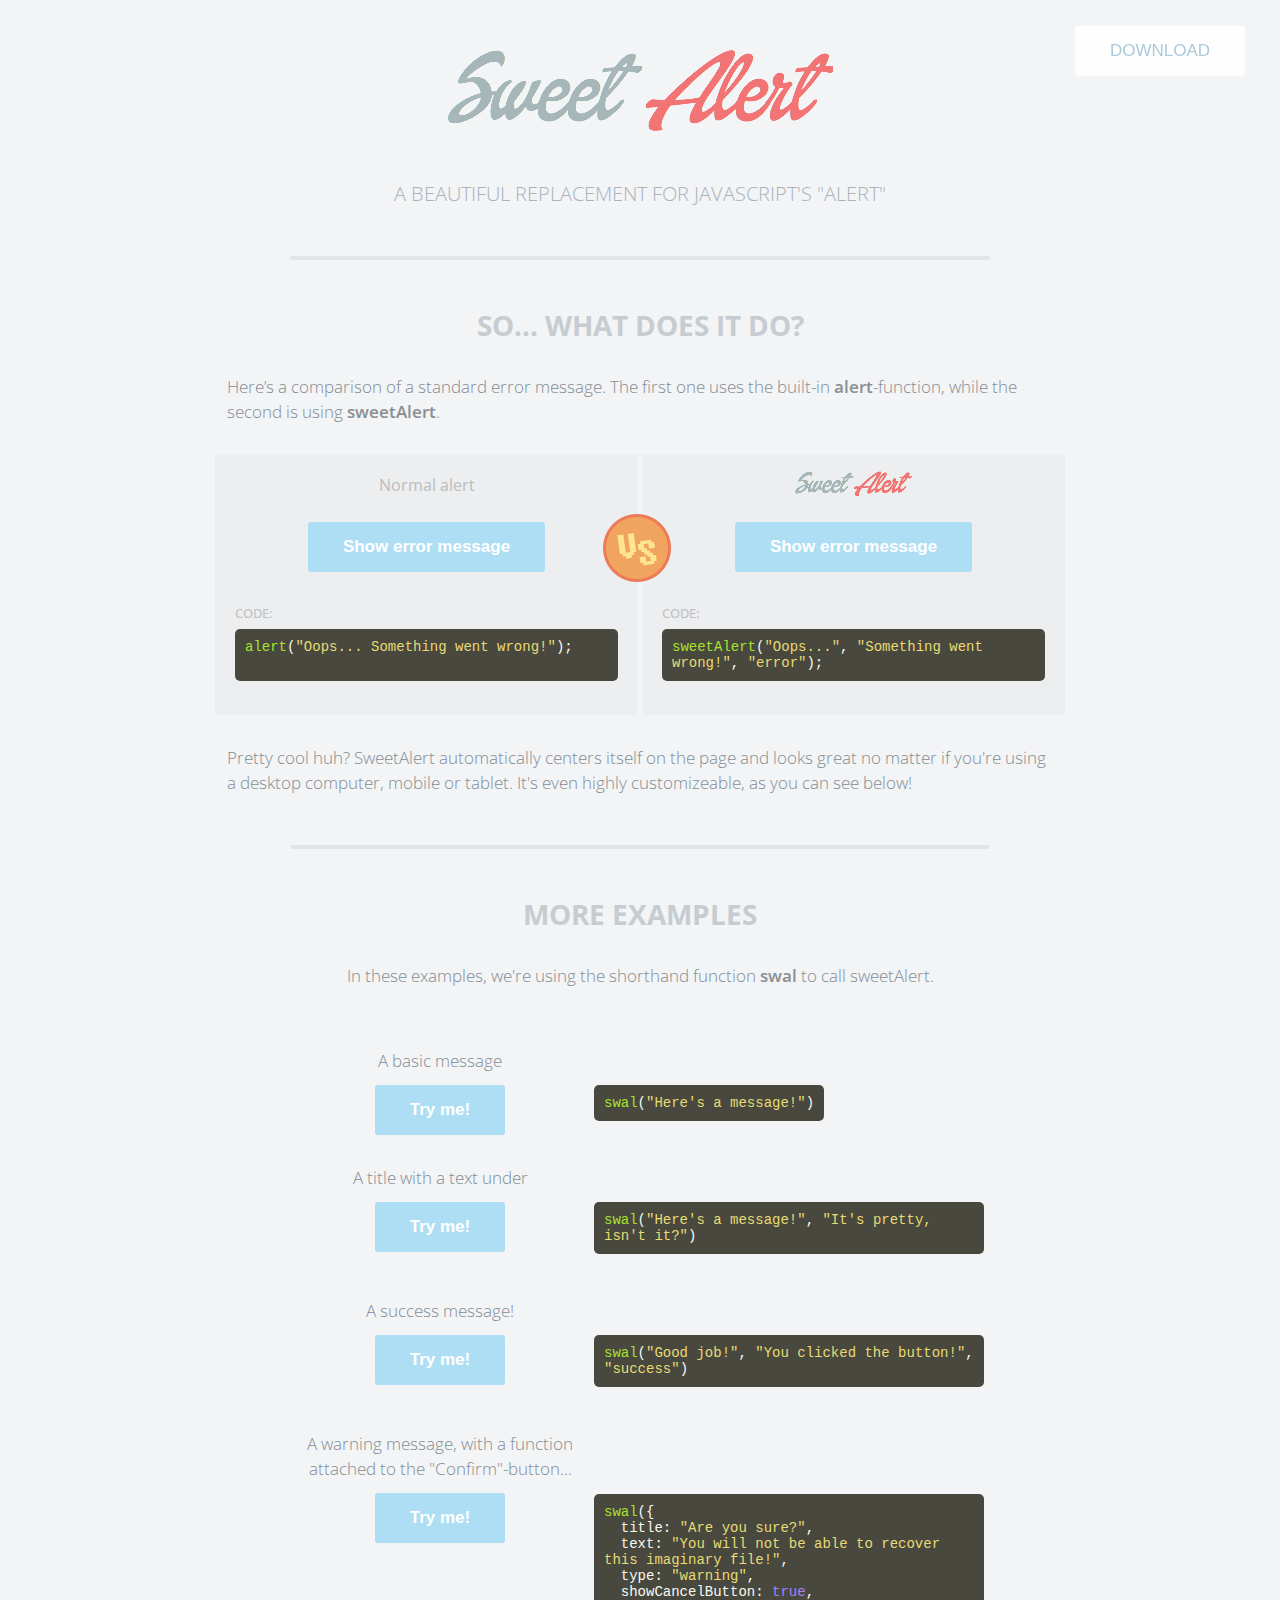
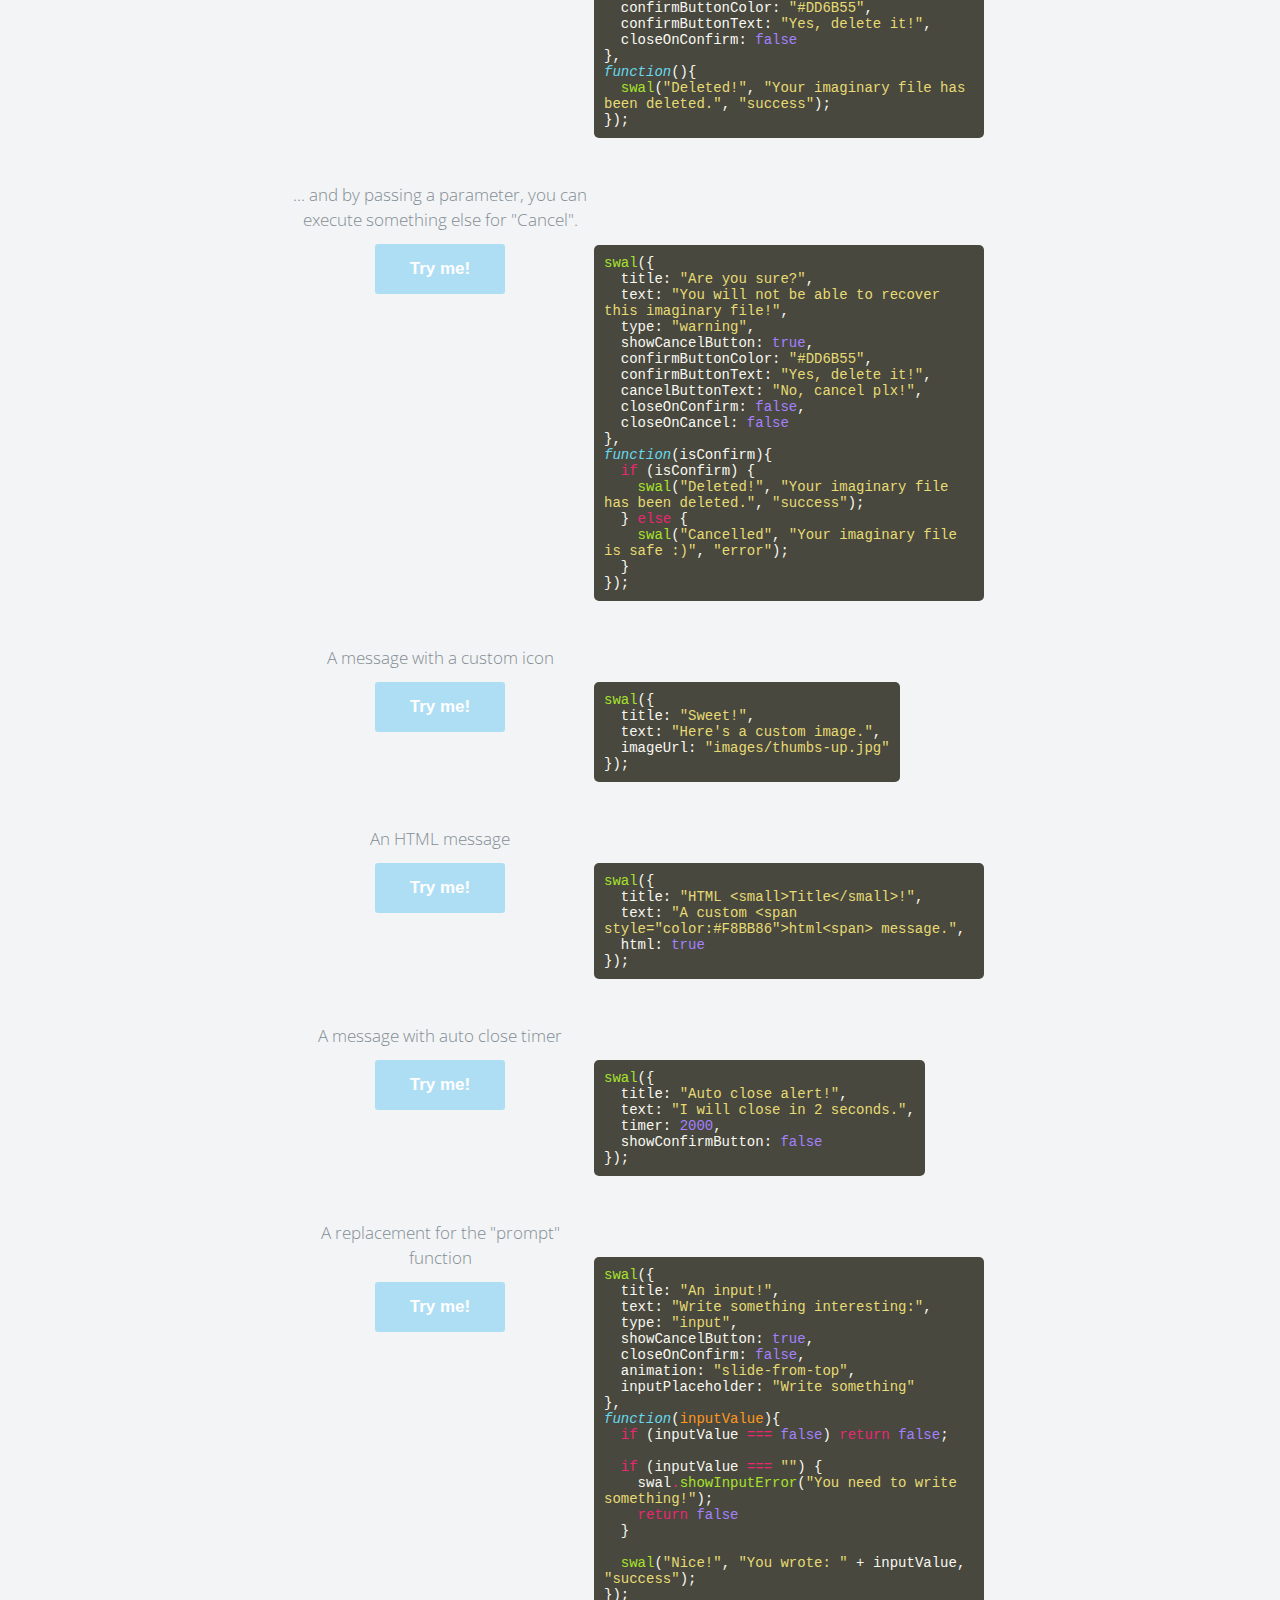
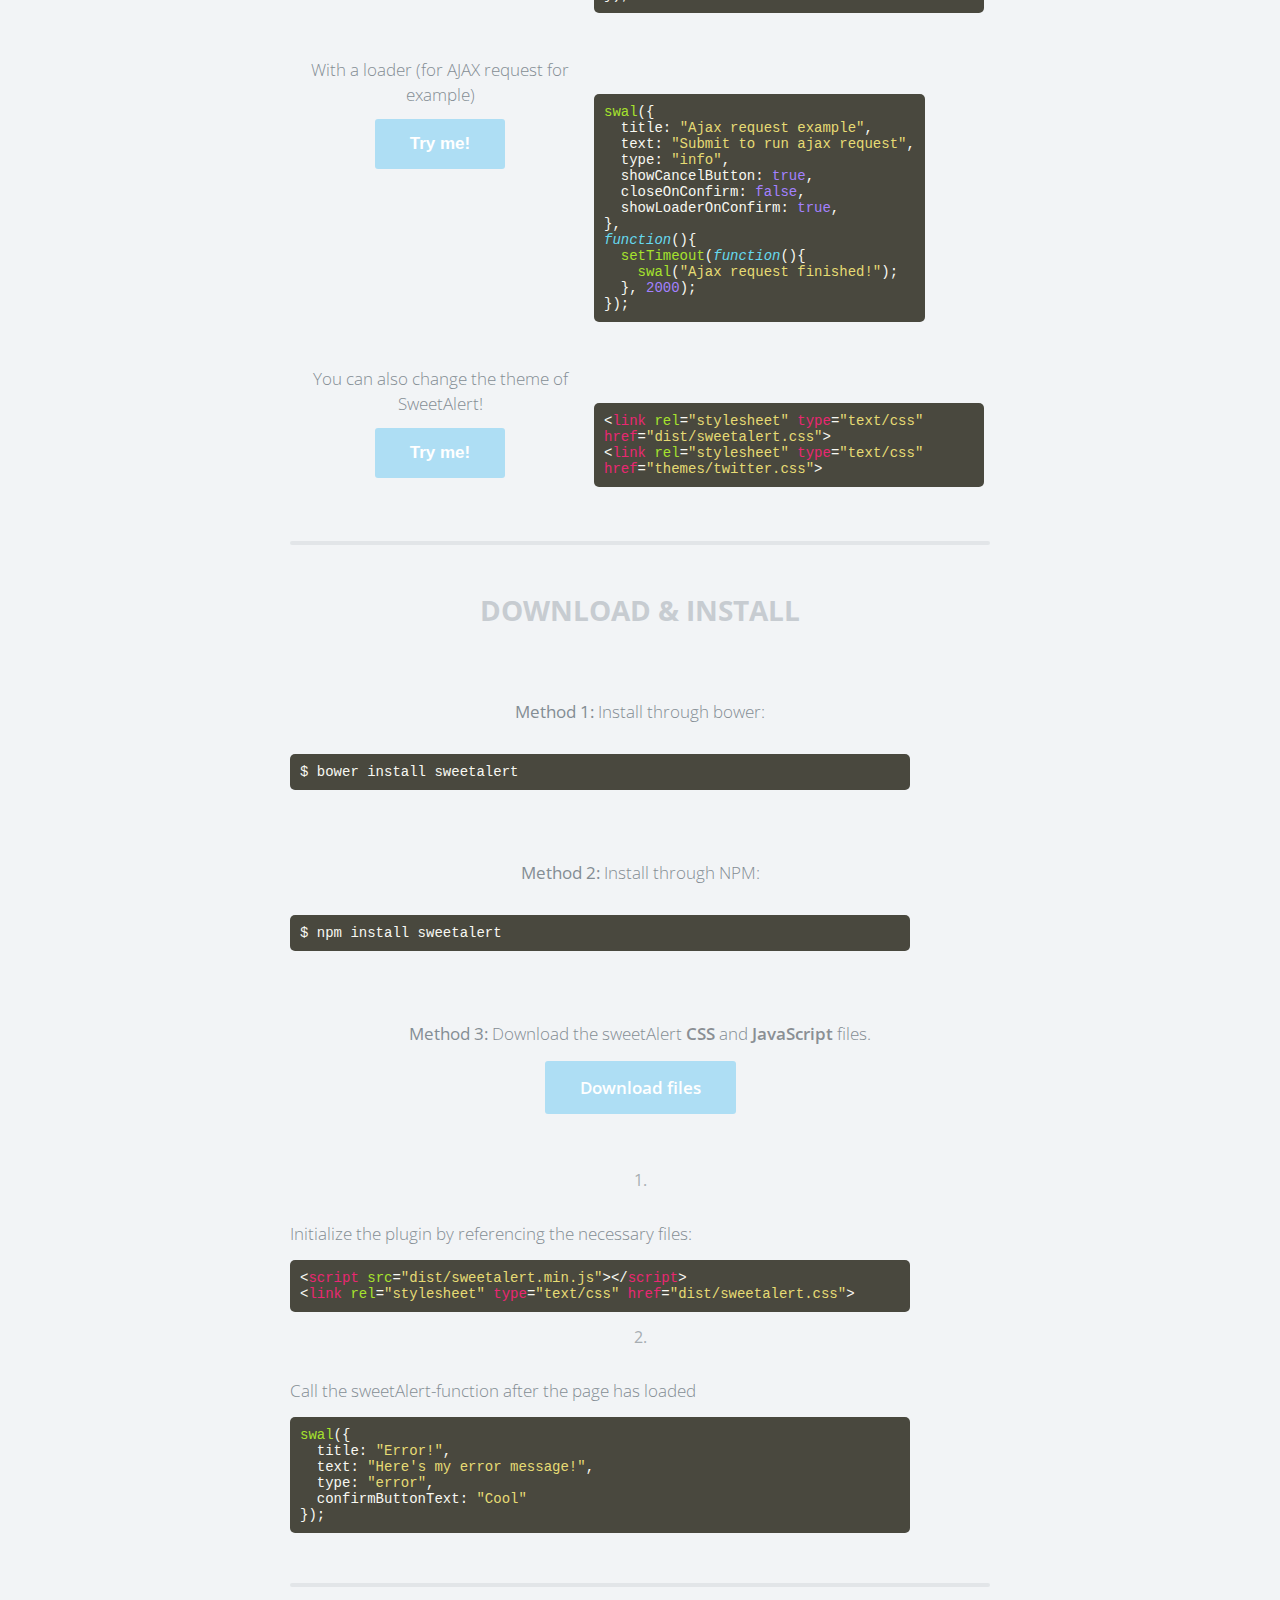
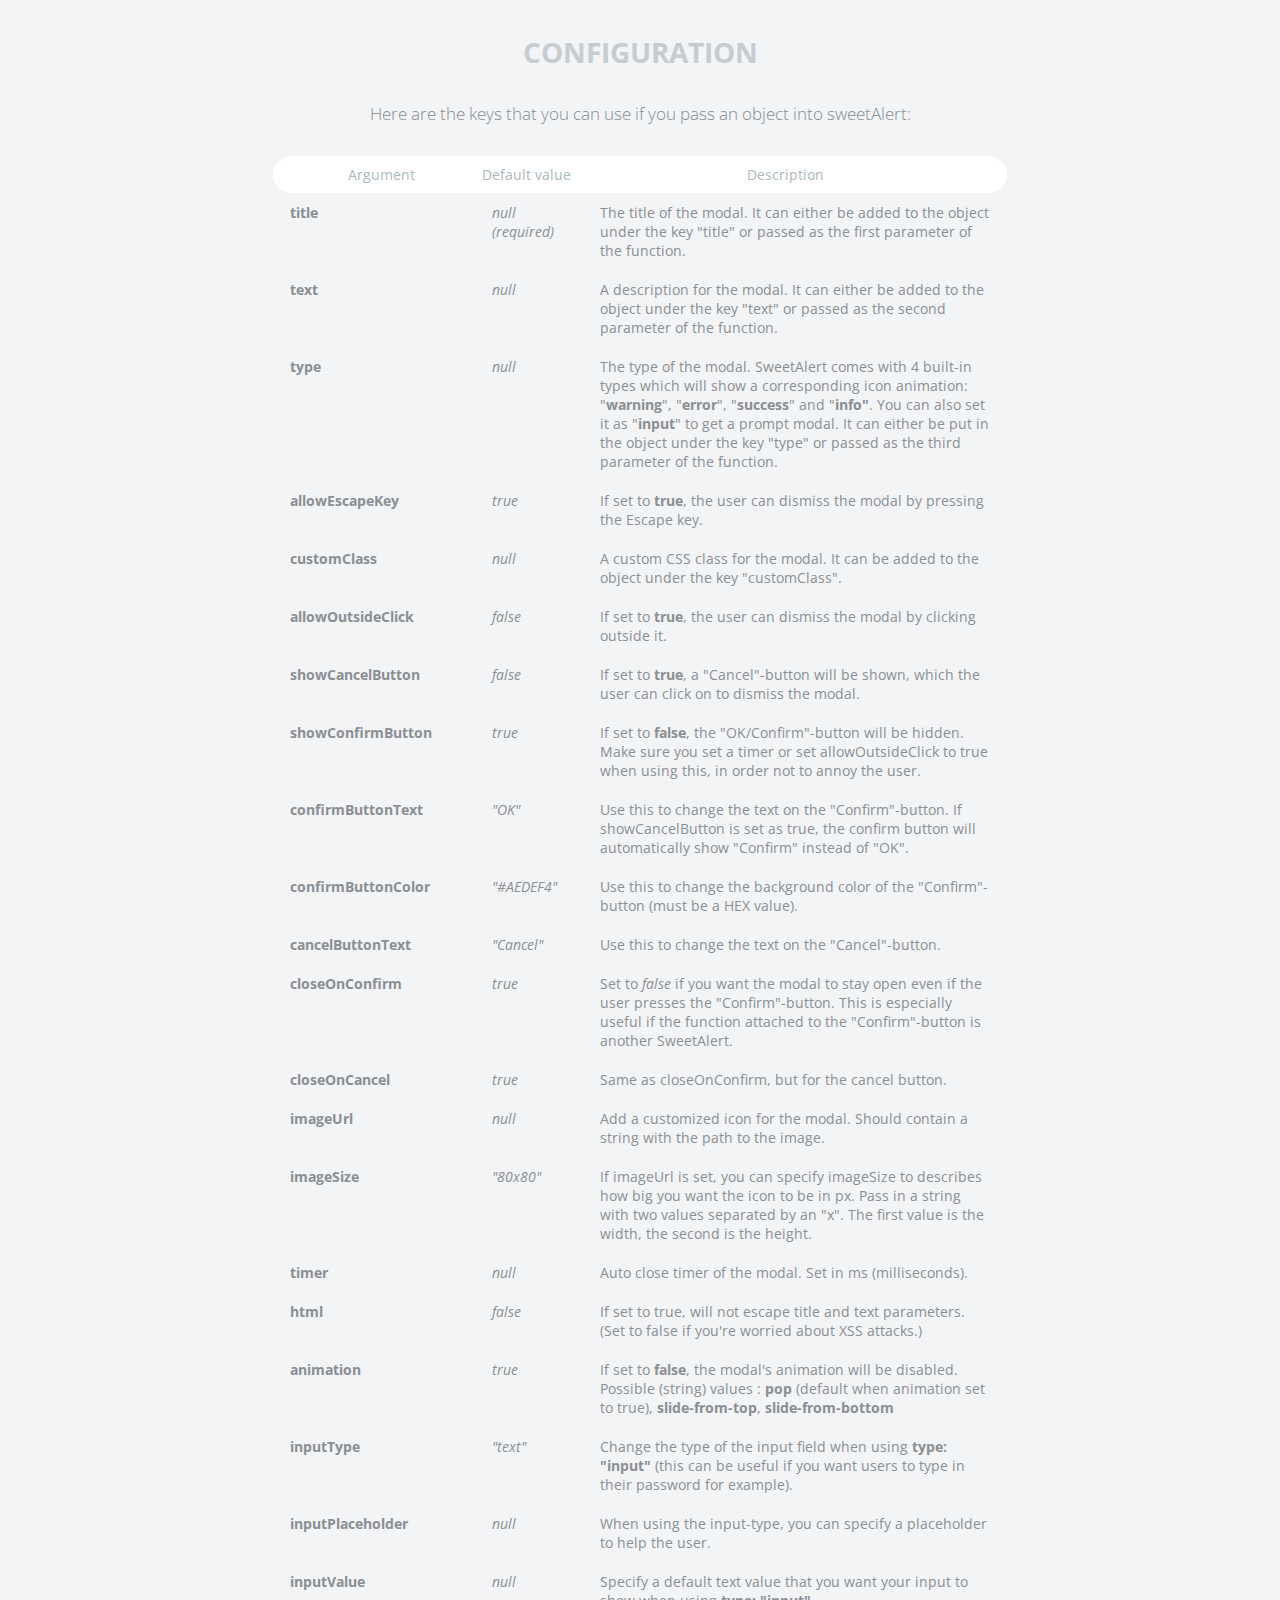
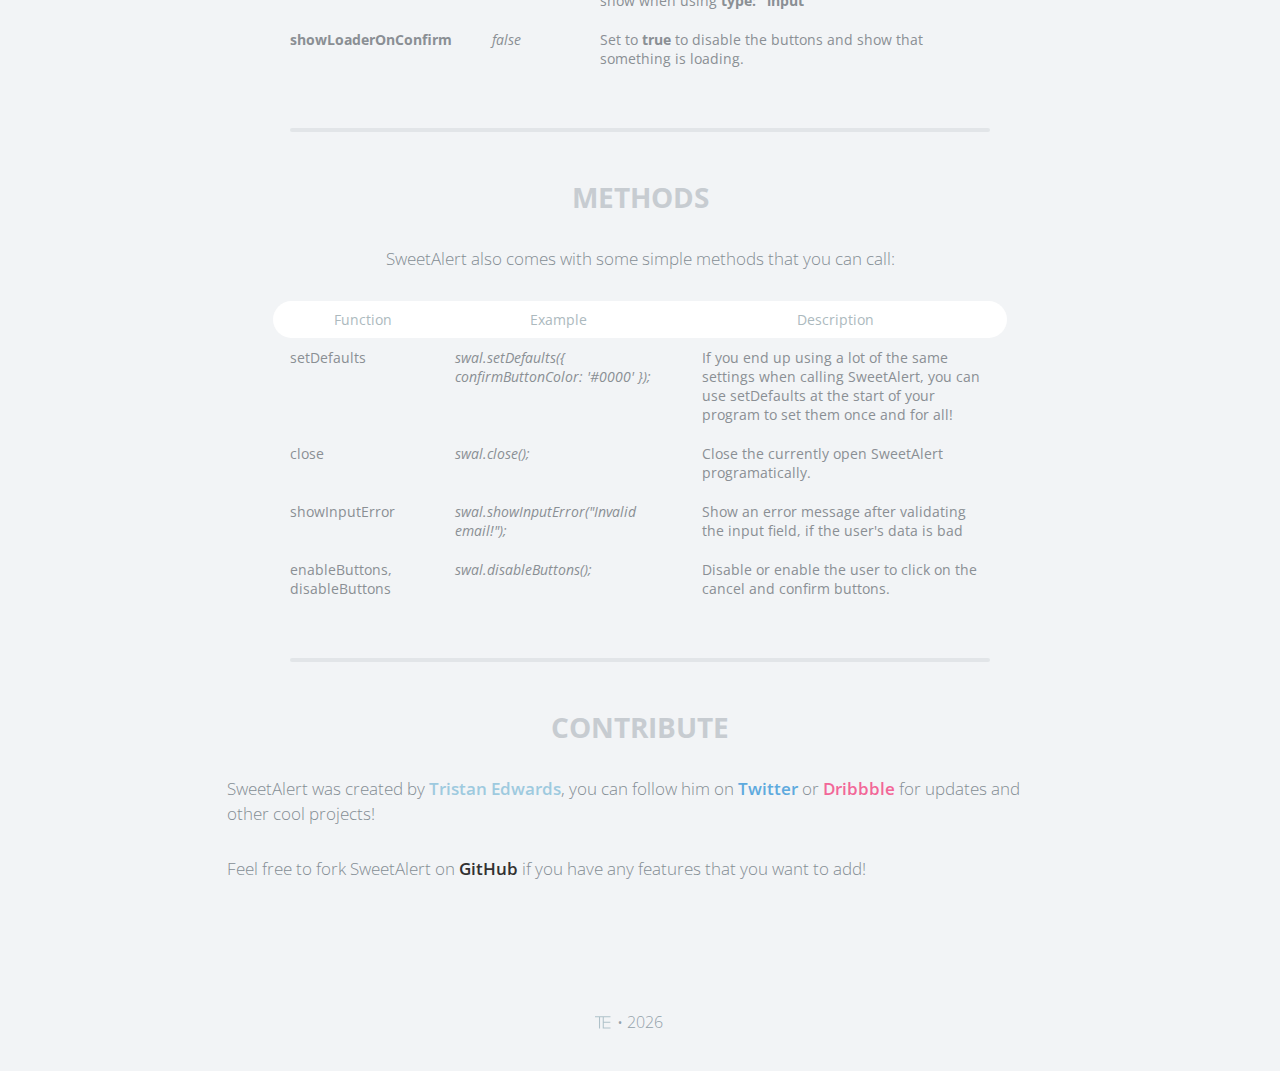
<file: bower_components/sweetalert/index.html>
<!doctype html>

<html>

<head>
  <meta charset="utf-8">
  <meta name="viewport" content="width=device-width, initial-scale=1, maximum-scale=1, user-scalable=0" />
  <title>SweetAlert</title>

  <link rel="stylesheet" href="example/example.css">
  <script src="https://code.jquery.com/jquery-2.1.3.min.js"></script>

  <!-- This is what you need -->
  <script src="dist/sweetalert-dev.js"></script>
  <link rel="stylesheet" href="dist/sweetalert.css">
  <!--.......................-->

</head>

<body>

<h1>Sweet Alert</h1>
<h2>A beautiful replacement for JavaScript's "Alert"</h2>
<button class="download">Download</button>

<!-- What does it do? -->
<h3>So... What does it do?</h3>
<p>Here’s a comparison of a standard error message. The first one uses the built-in <strong>alert</strong>-function, while the second is using <strong>sweetAlert</strong>.</p>

<div class="showcase normal">
	<h4>Normal alert</h4>
	<button>Show error message</button>

	<h5>Code:</h5>
	<pre><span class="attr">alert</span>(<span class="str">"Oops... Something went wrong!"</span>);

	</pre>

	<div class="vs-icon"></div>
</div>

<div class="showcase sweet">
	<h4>Sweet Alert</h4>
	<button>Show error message</button>

	<h5>Code:</h5>
	<pre><span class="attr">sweetAlert</span>(<span class="str">"Oops..."</span>, <span class="str">"Something went wrong!"</span>, <span class="str">"error"</span>);</pre>
</div>

<p>Pretty cool huh? SweetAlert automatically centers itself on the page and looks great no matter if you're using a desktop computer, mobile or tablet. It's even highly customizeable, as you can see below!</p>


<!-- Examples -->
<h3>More examples</h3>

<p class="center">In these examples, we're using the shorthand function <strong>swal</strong> to call sweetAlert.</p>

<ul class="examples">

	<li class="message">
		<div class="ui">
			<p>A basic message</p>
			<button>Try me!</button>
		</div>
		<pre><span class="attr">swal</span>(<span class="str">"Here's a message!"</span>)</pre>
	</li>

	<li class="title-text">
		<div class="ui">
			<p>A title with a text under</p>
			<button>Try me!</button>
		</div>
		<pre><span class="attr">swal</span>(<span class="str">"Here's a message!"</span>, <span class="str">"It's pretty, isn't it?"</span>)</pre>
	</li>

	<li class="success">
		<div class="ui">
			<p>A success message!</p>
			<button>Try me!</button>
		</div>
		<pre><span class="attr">swal</span>(<span class="str">"Good job!"</span>, <span class="str">"You clicked the button!"</span>, <span class="str">"success"</span>)</pre>
	</li>

	<li class="warning confirm">
		<div class="ui">
			<p>A warning message, with a function attached to the "Confirm"-button...</p>
			<button>Try me!</button>
		</div>
		<pre><span class="attr">swal</span>({
&nbsp;&nbsp;title: <span class="str">"Are you sure?"</span>,
&nbsp;&nbsp;text: <span class="str">"You will not be able to recover this imaginary file!"</span>,
&nbsp;&nbsp;type: <span class="str">"warning"</span>,
&nbsp;&nbsp;showCancelButton: <span class="val">true</span>,
&nbsp;&nbsp;confirmButtonColor: <span class="str">"#DD6B55"</span>,
&nbsp;&nbsp;confirmButtonText: <span class="str">"Yes, delete it!"</span>,
&nbsp;&nbsp;closeOnConfirm: <span class="val">false</span>
},
<span class="func"><i>function</i></span>(){
&nbsp;&nbsp;<span class="attr">swal</span>(<span class="str">"Deleted!"</span>, <span class="str">"Your imaginary file has been deleted."</span>, <span class="str">"success"</span>);
});</pre>
	</li>

	<li class="warning cancel">
		<div class="ui">
			<p>... and by passing a parameter, you can execute something else for "Cancel".</p>
			<button>Try me!</button>
		</div>
		<pre><span class="attr">swal</span>({
&nbsp;&nbsp;title: <span class="str">"Are you sure?"</span>,
&nbsp;&nbsp;text: <span class="str">"You will not be able to recover this imaginary file!"</span>,
&nbsp;&nbsp;type: <span class="str">"warning"</span>,
&nbsp;&nbsp;showCancelButton: <span class="val">true</span>,
&nbsp;&nbsp;confirmButtonColor: <span class="str">"#DD6B55"</span>,
&nbsp;&nbsp;confirmButtonText: <span class="str">"Yes, delete it!"</span>,
&nbsp;&nbsp;cancelButtonText: <span class="str">"No, cancel plx!"</span>,
&nbsp;&nbsp;closeOnConfirm: <span class="val">false</span>,
&nbsp;&nbsp;closeOnCancel: <span class="val">false</span>
},
<span class="func"><i>function</i></span>(isConfirm){
&nbsp;&nbsp;<span class="tag">if</span> (isConfirm) {
&nbsp;&nbsp;&nbsp;&nbsp;<span class="attr">swal</span>(<span class="str">"Deleted!"</span>, <span class="str">"Your imaginary file has been deleted."</span>, <span class="str">"success"</span>);
&nbsp;&nbsp;} <span class="tag">else</span> {
	&nbsp;&nbsp;&nbsp;&nbsp;<span class="attr">swal</span>(<span class="str">"Cancelled"</span>, <span class="str">"Your imaginary file is safe :)"</span>, <span class="str">"error"</span>);
&nbsp;&nbsp;}
});</pre>
	</li>

	<li class="custom-icon">
		<div class="ui">
			<p>A message with a custom icon</p>
			<button>Try me!</button>
		</div>
		<pre><span class="attr">swal</span>({
&nbsp;&nbsp;title: <span class="str">"Sweet!"</span>,
&nbsp;&nbsp;text: <span class="str">"Here's a custom image."</span>,
&nbsp;&nbsp;imageUrl: <span class="str">"images/thumbs-up.jpg"</span>
});</pre>
	</li>

	<li class="message-html">
		<div class="ui">
			<p>An HTML message</p>
			<button>Try me!</button>
		</div>
		<pre><span class="attr">swal</span>({
&nbsp;&nbsp;title: <span class="str">"HTML &lt;small&gt;Title&lt;/small&gt;!"</span>,
&nbsp;&nbsp;text: <span class="str">"A custom &lt;span style="color:#F8BB86"&gt;html&lt;span&gt; message."</span>,
&nbsp;&nbsp;html: <span class="val">true</span>
});</pre>
	</li>

	<li class="timer">
		<div class="ui">
			<p>A message with auto close timer</p>
			<button>Try me!</button>
		</div>
		<pre><span class="attr">swal</span>({
&nbsp;&nbsp;title: <span class="str">"Auto close alert!"</span>,
&nbsp;&nbsp;text: <span class="str">"I will close in 2 seconds."</span>,
&nbsp;&nbsp;timer: <span class="val">2000</span>,
&nbsp;&nbsp;showConfirmButton: <span class="val">false</span>
});</pre>
	</li>


	<li class="input">
		<div class="ui">
			<p>A replacement for the "prompt" function</p>
			<button>Try me!</button>
		</div>
		<pre><span class="attr">swal</span>({
&nbsp;&nbsp;title: <span class="str">"An input!"</span>,
&nbsp;&nbsp;text: <span class="str">"Write something interesting:"</span>,
&nbsp;&nbsp;type: <span class="str">"input"</span>,
&nbsp;&nbsp;showCancelButton: <span class="val">true</span>,
&nbsp;&nbsp;closeOnConfirm: <span class="val">false</span>,
&nbsp;&nbsp;animation: <span class="str">"slide-from-top"</span>,
&nbsp;&nbsp;inputPlaceholder: <span class="str">"Write something"</span>
},
<span class="func"><i>function</i></span>(<span class="arg">inputValue</span>){
&nbsp;&nbsp;<span class="tag">if</span> (inputValue <span class="tag">===</span> <span class="val">false</span>) <span class="tag">return</span> <span class="val">false</span>;
&nbsp;&nbsp;
&nbsp;&nbsp;<span class="tag">if</span> (inputValue <span class="tag">===</span> <span class="str">""</span>) {
&nbsp;&nbsp;&nbsp;&nbsp;swal<span class="tag">.</span><span class="attr">showInputError</span>(<span class="str">"You need to write something!"</span>);
&nbsp;&nbsp;&nbsp;&nbsp;<span class="tag">return</span> <span class="val">false</span>
&nbsp;&nbsp;}
&nbsp;&nbsp;
&nbsp;&nbsp;<span class="attr">swal</span>(<span class="str">"Nice!"</span>, <span class="str">"You wrote: "</span> + inputValue, <span class="str">"success"</span>);
});</pre>
	</li>

  <li class="ajax">
    <div class="ui">
			<p>With a loader (for AJAX request for example)</p>
			<button>Try me!</button>
		</div>
		<pre><span class="attr">swal</span>({
&nbsp;&nbsp;title: <span class="str">"Ajax request example"</span>,
&nbsp;&nbsp;text: <span class="str">"Submit to run ajax request"</span>,
&nbsp;&nbsp;type: <span class="str">"info"</span>,
&nbsp;&nbsp;showCancelButton: <span class="val">true</span>,
&nbsp;&nbsp;closeOnConfirm: <span class="val">false</span>,
&nbsp;&nbsp;showLoaderOnConfirm: <span class="val">true</span>,
},
<span class="func"><i>function</i></span>(){
&nbsp;&nbsp;<span class="attr">setTimeout</span>(<span class="func"><i>function</i></span>(){
&nbsp;&nbsp;&nbsp;&nbsp;<span class="attr">swal</span>(<span class="str">"Ajax request finished!"</span>);
&nbsp;&nbsp;}, <span class="val">2000</span>);
});</pre>
	</li>

	<li class="theme">
		<div class="ui">
			<p>You can also change the theme of SweetAlert!</p>
			<button>Try me!</button>
		</div>
		<pre>&lt;<span class="tag">link</span> <span class="attr">rel</span>=<span class="str">"stylesheet"</span> <span class="tag">type</span>=<span class="str">"text/css"</span> <span class="tag">href</span>=<span class="str">"dist/sweetalert.css"</span>&gt;
			&lt;<span class="tag">link</span> <span class="attr">rel</span>=<span class="str">"stylesheet"</span> <span class="tag">type</span>=<span class="str">"text/css"</span> <span class="tag">href</span>=<span class="str">"themes/twitter.css"</span>&gt;</pre>
	</li>

</ul>


<!-- Download & Install -->
<h3 id="download-section">Download & install</h3>

<div class="center-container">
	<p class="center"><b>Method 1:</b> Install through bower:</p>
	<pre class="center">$ bower install sweetalert</pre>
</div>

<div class="center-container">
	<p class="center"><b>Method 2:</b> Install through NPM:</p>
	<pre class="center">$ npm install sweetalert</pre>
</div>

<p class="center"><b>Method 3:</b> Download the sweetAlert <strong>CSS</strong> and <strong>JavaScript</strong> files.</p>

<a class="button" href="https://github.com/t4t5/sweetalert/archive/master.zip" download>Download files</a>

<ol>
	<li>
		<p>Initialize the plugin by referencing the necessary files:</p>
		<pre>&lt;<span class="tag">script</span> <span class="attr">src</span>=<span class="str">"dist/sweetalert.min.js"</span>&gt;&lt;/<span class="tag">script</span>&gt;
&lt;<span class="tag">link</span> <span class="attr">rel</span>=<span class="str">"stylesheet"</span> <span class="tag">type</span>=<span class="str">"text/css"</span> <span class="tag">href</span>=<span class="str">"dist/sweetalert.css"</span>&gt;</pre>
	</li>

	<li>
		<p>Call the sweetAlert-function after the page has loaded</p>
		<pre><span class="attr">swal</span>({
&nbsp;&nbsp;title: <span class="str">"Error!"</span>,
&nbsp;&nbsp;text: <span class="str">"Here's my error message!"</span>,
&nbsp;&nbsp;type: <span class="str">"error"</span>,
&nbsp;&nbsp;confirmButtonText: <span class="str">"Cool"</span>
});
</pre>
	</li>
</ol>



<!-- Configuration -->
<h3>Configuration</h3>

<p class="center">Here are the keys that you can use if you pass an object into sweetAlert:</p>

<table>
	<tr class="titles">
		<th>
			<div class="border-left"></div>
			Argument
		</th>
		<th>Default value</th>
		<th>
			<div class="border-right"></div>
			Description
		</th>
	</tr>
	<tr>
		<td><b>title</b></td>
		<td><i>null (required)</i></td>
		<td>The title of the modal. It can either be added to the object under the key "title" or passed as the first parameter of the function.</td>
	</tr>
	<tr>
		<td><b>text</b></td>
		<td><i>null</i></td>
		<td>A description for the modal. It can either be added to the object under the key "text" or passed as the second parameter of the function.</td>
	</tr>
	<tr>
		<td><b>type</b></td>
		<td><i>null</i></td>
		<td>The type of the modal. SweetAlert comes with 4 built-in types which will show a corresponding icon animation: "<strong>warning</strong>", "<strong>error</strong>", "<strong>success</strong>" and "<strong>info"</strong>. You can also set it as "<strong>input</strong>" to get a prompt modal. It can either be put in the object under the key "type" or passed as the third parameter of the function.</td>
	</tr>
    <tr>
      <td><b>allowEscapeKey</b></td>
      <td><i>true</i></td>
      <td>If set to <strong>true</strong>, the user can dismiss the modal by pressing the Escape key.</td>
    </tr>
	<tr>
		<td><b>customClass</b></td>
		<td><i>null</i></td>
		<td>A custom CSS class for the modal. It can be added to the object under the key "customClass".</td>
	</tr>
	<tr>
		<td><b>allowOutsideClick</b></td>
		<td><i>false</i></td>
		<td>If set to <strong>true</strong>, the user can dismiss the modal by clicking outside it.</td>
	</tr>
	<tr>
		<td><b>showCancelButton</b></td>
		<td><i>false</i></td>
		<td>If set to <strong>true</strong>, a "Cancel"-button will be shown, which the user can click on to dismiss the modal.</td>
	</tr>
	<tr>
		<td><b>showConfirmButton</b></td>
		<td><i>true</i></td>
		<td>If set to <strong>false</strong>, the "OK/Confirm"-button will be hidden. Make sure you set a timer or set allowOutsideClick to true when using this, in order not to annoy the user.</td>
	</tr>
	<tr>
		<td><b>confirmButtonText</b></td>
		<td><i>"OK"</i></td>
		<td>Use this to change the text on the "Confirm"-button. If showCancelButton is set as true, the confirm button will automatically show "Confirm" instead of "OK".</td>
	</tr>
	<tr>
		<td><b>confirmButtonColor</b></td>
		<td><i>"#AEDEF4"</i></td>
		<td>Use this to change the background color of the "Confirm"-button (must be a HEX value).</td>
	</tr>
	<tr>
		<td><b>cancelButtonText</b></td>
		<td><i>"Cancel"</i></td>
		<td>Use this to change the text on the "Cancel"-button.</td>
	</tr>
	<tr>
		<td><b>closeOnConfirm</b></td>
		<td><i>true</i></td>
		<td>Set to <i>false</i> if you want the modal to stay open even if the user presses the "Confirm"-button. This is especially useful if the function attached to the "Confirm"-button is another SweetAlert.</td>
	</tr>
	<tr>
		<td><b>closeOnCancel</b></td>
		<td><i>true</i></td>
		<td>Same as closeOnConfirm, but for the cancel button.</td>
	</tr>
	<tr>
		<td><b>imageUrl</b></td>
		<td><i>null</i></td>
		<td>Add a customized icon for the modal. Should contain a string with the path to the image.</td>
	</tr>
	<tr>
		<td><b>imageSize</b></td>
		<td><i>"80x80"</i></td>
		<td>If imageUrl is set, you can specify imageSize to describes how big you want the icon to be in px. Pass in a string with two values separated by an "x". The first value is the width, the second is the height.</td>
	</tr>
	<tr>
		<td><b>timer</b></td>
		<td><i>null</i></td>
		<td>Auto close timer of the modal. Set in ms (milliseconds).</td>
	</tr>
	<tr>
		<td><b>html</b></td>
		<td><i>false</i></td>
		<td>If set to true, will not escape title and text parameters. (Set to false if you're worried about XSS attacks.)</td>
	</tr>
	<tr>
		<td><b>animation</b></td>
		<td><i>true</i></td>
		<td>If set to <strong>false</strong>, the modal's animation will be disabled. Possible (string) values : <strong>pop</strong> (default when animation set to true), <strong>slide-from-top</strong>, <strong>slide-from-bottom</strong></td>
	</tr>
	<tr>
		<td><b>inputType</b></td>
		<td><i>"text"</i></td>
		<td>Change the type of the input field when using <strong>type: "input"</strong> (this can be useful if you want users to type in their password for example).</td>
	</tr>
	<tr>
		<td><b>inputPlaceholder</b></td>
		<td><i>null</i></td>
		<td>When using the input-type, you can specify a placeholder to help the user.</td>
	</tr>
	<tr>
		<td><b>inputValue</b></td>
		<td><i>null</i></td>
		<td>Specify a default text value that you want your input to show when using <strong>type: "input"</strong></td>
	</tr>
	<tr>
		<td><b>showLoaderOnConfirm</b></td>
		<td><i>false</i></td>
    <td>Set to <strong>true</strong> to disable the buttons and show that something is loading.</td>
	</tr>
</table>


<!-- Methods -->
<h3>Methods</h3>

<p class="center">SweetAlert also comes with some simple methods that you can call:</p>

<table>
	<tr class="titles">
		<th>
			<div class="border-left"></div>
			Function
		</th>
		<th>Example</th>
		<th>
			<div class="border-right"></div>
			Description
		</th>
	</tr>
	<tr>
		<td>setDefaults</td>
		<td><i>swal.setDefaults({ confirmButtonColor: '#0000' });</i></td>
		<td>If you end up using a lot of the same settings when calling SweetAlert, you can use setDefaults at the start of your program to set them once and for all!</td>
	</tr>
	<tr>
		<td>close</td>
		<td><i>swal.close();</i></td>
		<td>Close the currently open SweetAlert programatically.</td>
	</tr>
	<tr>
		<td>showInputError</td>
		<td><i>swal.showInputError("Invalid email!");</i></td>
		<td>Show an error message after validating the input field, if the user's data is bad</td>
	</tr>
	<tr>
		<td>enableButtons, disableButtons</td>
		<td><i>swal.disableButtons();</i></td>
		<td>Disable or enable the user to click on the cancel and confirm buttons.</td>
	</tr>
</table>



<!-- Contribute -->
<h3>Contribute</h3>
<p>SweetAlert was created by <a href="http://tristanedwards.me" target="_blank">Tristan Edwards</a>, you can follow him on <a href="https://twitter.com/t4t5" target="_blank" class="twitter">Twitter</a> or <a href="https://dribbble.com/tristanedwards" target="_blank" class="dribbble">Dribbble</a> for updates and other cool projects!</p>
<p>Feel free to fork SweetAlert on <a href="https://github.com/t4t5/sweetalert" class="github">GitHub</a> if you have any features that you want to add!</p>


<footer>
	<span class="te-logo">TE</span> • <script>document.write(new Date().getFullYear())</script>
</footer>


<script>

document.querySelector('button.download').onclick = function(){
	$("html, body").animate({ scrollTop: $("#download-section").offset().top }, 1000);
};

document.querySelector('.showcase.normal button').onclick = function(){
	alert("Oops... Something went wrong!");
};

document.querySelector('.showcase.sweet button').onclick = function(){
	swal("Oops...", "Something went wrong!", "error");
};

document.querySelector('ul.examples li.message button').onclick = function(){
	swal("Here's a message!");
};

document.querySelector('ul.examples li.timer button').onclick = function(){
	swal({
		title: "Auto close alert!",
		text: "I will close in 2 seconds.",
		timer: 2000,
		showConfirmButton: false
	});
};

document.querySelector('ul.examples li.title-text button').onclick = function(){
	swal("Here's a message!", "It's pretty, isn't it?");
};

document.querySelector('ul.examples li.success button').onclick = function(){
	swal("Good job!", "You clicked the button!", "success");
};

document.querySelector('ul.examples li.warning.confirm button').onclick = function(){
	swal({
		title: "Are you sure?",
		text: "You will not be able to recover this imaginary file!",
		type: "warning",
		showCancelButton: true,
		confirmButtonColor: '#DD6B55',
		confirmButtonText: 'Yes, delete it!',
		closeOnConfirm: false
	},
	function(){
		swal("Deleted!", "Your imaginary file has been deleted!", "success");
	});
};

document.querySelector('ul.examples li.warning.cancel button').onclick = function(){
	swal({
		title: "Are you sure?",
		text: "You will not be able to recover this imaginary file!",
		type: "warning",
		showCancelButton: true,
		confirmButtonColor: '#DD6B55',
		confirmButtonText: 'Yes, delete it!',
		cancelButtonText: "No, cancel plx!",
		closeOnConfirm: false,
		closeOnCancel: false
	},
	function(isConfirm){
    if (isConfirm){
      swal("Deleted!", "Your imaginary file has been deleted!", "success");
    } else {
      swal("Cancelled", "Your imaginary file is safe :)", "error");
    }
	});
};

document.querySelector('ul.examples li.custom-icon button').onclick = function(){
	swal({
		title: "Sweet!",
		text: "Here's a custom image.",
		imageUrl: 'example/images/thumbs-up.jpg'
	});
};

document.querySelector('ul.examples li.message-html button').onclick = function(){
	swal({
		title: "HTML <small>Title</small>!",
		text: 'A custom <span style="color:#F8BB86">html<span> message.',
		html: true
	});
};

document.querySelector('ul.examples li.input button').onclick = function(){
	swal({
		title: "An input!",
		text: 'Write something interesting:',
		type: 'input',
		showCancelButton: true,
		closeOnConfirm: false,
		animation: "slide-from-top",
		inputPlaceholder: "Write something",
	},
	function(inputValue){
		if (inputValue === false) return false;

		if (inputValue === "") {
			swal.showInputError("You need to write something!");
			return false;
		}
    
		swal("Nice!", 'You wrote: ' + inputValue, "success");

	});
};

document.querySelector('ul.examples li.theme button').onclick = function() {
	swal({
		title: "Themes!",
		text: "Here's the Twitter theme for SweetAlert!",
		confirmButtonText: "Cool!",
		customClass: 'twitter'
	});
};

document.querySelector('ul.examples li.ajax button').onclick = function() {
  swal({
    title: 'Ajax request example',
    text: 'Submit to run ajax request',
    type: 'info',
    showCancelButton: true,
    closeOnConfirm: false,
    showLoaderOnConfirm: true,
  }, function(){
    setTimeout(function() {
      swal('Ajax request finished!');
    }, 2000);
  });
};

</script>



</body>

</html>
</file>
<file: bower_components/sweetalert/example/example.css>
@import url(http://fonts.googleapis.com/css?family=Open+Sans:400,600,700,300);
@import url(http://fonts.googleapis.com/css?family=Open+Sans+Condensed:700);
body {
  background-color: #f2f4f6;
  font-family: 'Open Sans', sans-serif;
  text-align: center; }

h1 {
  background-image: url("images/logo_big.png");
  background-image: -webkit-image-set(url("images/logo_big.png") 1x, url("images/logo_big@2x.png") 2x);
  width: 385px;
  height: 81px;
  text-indent: -9999px;
  white-space: nowrap;
  margin: 50px auto; }
  @media all and (max-width: 420px) {
    h1 {
      width: 300px;
      background-size: contain;
      background-repeat: no-repeat;
      background-position: center; } }
  @media all and (max-width: 330px) {
    h1 {
      width: 250px; } }

h2 {
  font-size: 20px;
  color: #A9B2BC;
  line-height: 25px;
  text-transform: uppercase;
  font-weight: 300;
  text-align: center;
  display: block; }

h3 {
  font-size: 28px;
  color: #C7CCD1;
  text-transform: uppercase;
  font-family: 'Open Sans Condensed', sans-serif;
  margin-top: 100px;
  text-align: center;
  position: relative; }
  h3#download-section {
    margin-top: 50px;
    padding-top: 40px; }
  h3::after {
    content: "";
    background-color: #e2e5e8;
    height: 4px;
    width: 700px;
    left: 50%;
    margin-left: -350px;
    position: absolute;
    margin-top: -50px;
    border-radius: 2px; }
    @media all and (max-width: 740px) {
      h3::after {
        width: auto;
        left: 20px;
        right: 20px;
        margin-left: 0; } }

a {
  text-decoration: none; }

p {
  max-width: 826px;
  margin: 30px auto;
  font-size: 17px;
  font-weight: 300;
  color: #848D94;
  line-height: 25px;
  text-align: left; }
  p.center {
    text-align: center; }
  p strong {
    color: #8A8F94;
    font-weight: 600; }
  p a {
    color: #9ECADF;
    font-weight: 600; }
    p a:hover {
      text-decoration: underline; }
    p a.twitter {
      color: #5eaade; }
    p a.dribbble {
      color: #f26798; }
    p a.github {
      color: #323131; }

button, .button {
  background-color: #AEDEF4;
  color: white;
  border: none;
  box-shadow: none;
  font-size: 17px;
  font-weight: 500;
  font-weight: 600;
  border-radius: 3px;
  padding: 15px 35px;
  margin: 26px 5px 0 5px;
  cursor: pointer; }
  button:focus, .button:focus {
    outline: none; }
  button:hover, .button:hover {
    background-color: #a1d9f2; }
  button:active, .button:active {
    background-color: #81ccee; }
  button.cancel, .button.cancel {
    background-color: #D0D0D0; }
    button.cancel:hover, .button.cancel:hover {
      background-color: #c8c8c8; }
    button.cancel:active, .button.cancel:active {
      background-color: #b6b6b6; }
  button.download, .button.download {
    position: fixed;
    right: 30px;
    top: 0;
    background-color: rgba(255, 255, 255, 0.9);
    color: #ABCADA;
    font-weight: 500;
    text-transform: uppercase;
    z-index: 3; }
    @media all and (max-width: 1278px) {
      button.download, .button.download {
        display: none; } }

.center-container {
  max-width: 700px;
  margin: 70px auto; }

pre {
  background-color: #49483e;
  color: #f8f8f2;
  padding: 10px;
  border-radius: 5px;
  white-space: pre-line;
  text-align: left;
  font-size: 14px;
  max-width: 600px; }
  pre .str {
    color: #e6db74; }
  pre .func {
    color: #66d9ef; }
  pre .val {
    color: #a381ff; }
  pre .tag {
    color: #e92772; }
  pre .attr {
    color: #a6e22d; }
  pre .arg {
    color: #fd9720; }

.showcase {
  background-color: #eceef0;
  padding: 20px;
  display: inline-block;
  width: 383px;
  vertical-align: top;
  position: relative; }
  @media all and (max-width: 865px) {
    .showcase {
      margin: 5px auto;
      padding: 46px 20px; } }
  @media all and (max-width: 440px) {
    .showcase {
      width: auto; } }
  .showcase h4 {
    font-size: 16px;
    color: #BCBCBC;
    line-height: 22px;
    margin: 0 auto;
    font-weight: 400; }
  .showcase.sweet h4 {
    width: 117px;
    height: 25px;
    margin-top: -3px;
    text-indent: -9999px;
    background-image: url("images/logo_small.png");
    background-image: -webkit-image-set(url("images/logo_small.png") 1x, url("images/logo_small@2x.png") 2x); }
  .showcase h5 {
    margin-bottom: -7px;
    text-align: left;
    font-weight: 500;
    text-transform: uppercase;
    color: #c2c2c2; }
  .showcase button {
    margin-bottom: 10px; }
  .showcase .vs-icon {
    background-image: url("images/vs_icon.png");
    background-image: -webkit-image-set(url("images/vs_icon.png") 1x, url("images/vs_icon@2x.png") 2x);
    width: 69px;
    height: 69px;
    position: absolute;
    right: -34px;
    top: 60px;
    z-index: 2; }
    @media all and (max-width: 865px) {
      .showcase .vs-icon {
        margin: 5px auto;
        right: auto;
        left: 50%;
        margin-left: -35px;
        top: auto;
        bottom: -35px; } }

ul.examples {
  list-style-type: none;
  width: 700px;
  margin: 0 auto;
  text-align: left;
  padding-left: 0; }
  @media all and (max-width: 758px) {
    ul.examples {
      width: auto; } }
  ul.examples li {
    padding-left: 0; }
  ul.examples .ui, ul.examples pre {
    display: inline-block;
    vertical-align: top; }
    @media all and (max-width: 758px) {
      ul.examples .ui, ul.examples pre {
        display: block;
        max-width: none;
        margin: 0 auto; } }
  ul.examples .ui {
    width: 300px;
    text-align: center; }
    ul.examples .ui button {
      margin-top: 12px; }
    ul.examples .ui p {
      text-align: center;
      margin-bottom: 0; }
  ul.examples pre {
    max-width: 370px;
    margin-top: 67px; }
    @media all and (max-width: 758px) {
      ul.examples pre {
        margin-top: 16px !important;
        margin-bottom: 60px; } }
  ul.examples .warning pre {
    margin-top: 93px; }

ol {
  max-width: 700px;
  margin: 70px auto;
  list-style-position: inside;
  padding-left: 0; }
  ol li {
    color: #A7ADB2; }
    ol li p {
      margin-bottom: 10px; }

table {
  width: 700px;
  font-size: 14px;
  color: #8a8f94;
  margin: 10px auto;
  text-align: left;
  border-collapse: collapse; }
  @media all and (max-width: 750px) {
    table {
      width: auto;
      margin: 10px 20px; } }
  table th {
    background-color: white;
    padding: 9px;
    color: #acb9be;
    font-weight: 400;
    text-align: center;
    position: relative; }
    table th .border-left, table th .border-right {
      position: absolute;
      background-color: white;
      border-radius: 50%;
      top: 0;
      left: -17px;
      width: 37px;
      height: 37px; }
    table th .border-right {
      left: auto;
      right: -17px; }
    @media all and (max-width: 750px) {
      table th:nth-child(2) {
        display: none; } }
  table td {
    padding: 10px 20px;
    vertical-align: top; }
    table td:first-child {
      padding-left: 0px; }
    table td:last-child {
      padding-right: 0px; }
    @media all and (max-width: 750px) {
      table td:nth-child(2) {
        display: none; } }
    @media all and (max-width: 360px) {
      table td {
        padding: 10px 4px; }
        table td b {
          font-size: 13px; } }

footer {
  margin-top: 100px;
  padding-bottom: 30px;
  color: #9A999F;
  display: inline-block;
  position: relative;
  color: gray;
  font-weight: 400;
  color: #93a1aa;
  font-weight: 300; }
  footer .te-logo {
    text-indent: -99999px;
    background-size: contain;
    background-repeat: no-repeat;
    background-position: center center;
    height: 16px;
    width: 16px;
    display: inline-block;
    margin-right: 5px;
    background-image: url("images/te-logo-small.svg");
    position: absolute;
    left: -22px;
    top: 3px; }

.sweet-alert.twitter {
  font-family: "Helvetica Neue", Helvetica, Arial, sans-serif;
  padding: 15px;
  padding-top: 55px;
  text-align: right;
  border-radius: 6px;
  box-shadow: 0px 0px 0px 1px rgba(0, 0, 0, 0.11), 0px 6px 30px rgba(0, 0, 0, 0.14); }
  .sweet-alert.twitter ~ .sweet-overlay {
    background: rgba(41, 47, 51, 0.9); }
  .sweet-alert.twitter h2 {
    position: absolute;
    top: 0;
    left: 0;
    right: 0;
    height: 40px;
    line-height: 40px;
    font-size: 16px;
    font-weight: 400;
    color: #8899a6;
    margin: 0;
    color: #66757f;
    border-bottom: 1px solid #e1e8ed; }
  .sweet-alert.twitter p {
    display: block;
    text-align: center;
    color: #66757f;
    font-weight: 400;
    font-size: 13px;
    margin-top: 7px; }
  .sweet-alert.twitter .sa-button-container {
    background-color: #f5f8fa;
    border-top: 1px solid #e1e8ed;
    box-shadow: 0px -1px 0px white;
    margin: -15px;
    margin-top: 0; }
  .sweet-alert.twitter[data-has-confirm-button=false][data-has-cancel-button=false] {
    padding-bottom: 10px; }
    .sweet-alert.twitter[data-has-confirm-button=false][data-has-cancel-button=false] .sa-button-container {
      display: none; }
  .sweet-alert.twitter button {
    border-radius: 2px;
    box-shadow: none !important;
    text-shadow: 0px -1px 0px rgba(0, 0, 0, 0.3);
    margin: 17px 0px;
    border-radius: 4px;
    font-size: 14px;
    font-weight: 600;
    padding: 8px 16px;
    position: relative; }
    .sweet-alert.twitter button:focus, .sweet-alert.twitter button.cancel:focus {
      box-shadow: none !important; }
      .sweet-alert.twitter button:focus::before, .sweet-alert.twitter button.cancel:focus::before {
        content: "";
        position: absolute;
        left: -5px;
        top: -5px;
        right: -5px;
        bottom: -5px;
        border: 2px solid #a5b0b4;
        border-radius: 8px; }
    .sweet-alert.twitter button.confirm {
      background-color: #55acee !important;
      background-image: linear-gradient(transparent, rgba(0, 0, 0, 0.05));
      -ms-filter: "progid:DXImageTransform.Microsoft.gradient(startColorstr=#00000000, endColorstr=#0C000000)";
      border: 1px solid #3b88c3;
      box-shadow: inset 0 1px 0 rgba(255, 255, 255, 0.15);
      margin-right: 15px; }
      .sweet-alert.twitter button.confirm:hover {
        background-color: #55acee;
        background-image: linear-gradient(transparent, rgba(0, 0, 0, 0.15));
        -ms-filter: "progid:DXImageTransform.Microsoft.gradient(startColorstr=#00000000, endColorstr=#26000000)";
        border-color: #3b88c3; }
    .sweet-alert.twitter button.cancel {
      color: #66757e;
      background-color: #f5f8fa;
      background-image: linear-gradient(#fff, #f5f8fa);
      text-shadow: 0px -1px 0px white;
      margin-right: 9px;
      border: 1px solid #e1e8ed; }
      .sweet-alert.twitter button.cancel:hover, .sweet-alert.twitter button.cancel:focus:hover {
        background-color: #e1e8ed;
        background-image: linear-gradient(#fff, #e1e8ed);
        -ms-filter: "progid:DXImageTransform.Microsoft.gradient(enabled=false)";
        border-color: #e1e8ed; }
      .sweet-alert.twitter button.cancel:focus {
        background: #fff;
        border-color: #fff; }
  .sweet-alert.twitter .sa-icon {
    transform: scale(0.72);
    margin-bottom: -2px;
    margin-top: -10px; }
  .sweet-alert.twitter input {
    border: 1px solid #e1e8ed;
    border-radius: 3px;
    padding: 10px 7px;
    height: auto;
    box-shadow: none;
    font-size: 13px;
    margin: 10px 0; }
    .sweet-alert.twitter input:focus {
      border-color: #94A1A6;
      box-shadow: inset 0 0 0 1px rgba(77, 99, 107, 0.7); }
  .sweet-alert.twitter fieldset .sa-input-error {
    display: none; }
  .sweet-alert.twitter .sa-error-container {
    text-align: center;
    border: none;
    background-color: #fbedc0;
    margin-bottom: 6px; }
    .sweet-alert.twitter .sa-error-container.show {
      border: 1px solid #f0e1b9; }
    .sweet-alert.twitter .sa-error-container .icon {
      display: none; }
    .sweet-alert.twitter .sa-error-container p {
      color: #292f33;
      font-weight: 600;
      margin-top: 0; }
</file>
<file: bower_components/sweetalert/dist/sweetalert.css>
body.stop-scrolling {
  height: 100%;
  overflow: hidden; }

.sweet-overlay {
  background-color: black;
  /* IE8 */
  -ms-filter: "progid:DXImageTransform.Microsoft.Alpha(Opacity=40)";
  /* IE8 */
  background-color: rgba(0, 0, 0, 0.4);
  position: fixed;
  left: 0;
  right: 0;
  top: 0;
  bottom: 0;
  display: none;
  z-index: 10000; }

.sweet-alert {
  background-color: white;
  font-family: 'Open Sans', 'Helvetica Neue', Helvetica, Arial, sans-serif;
  width: 478px;
  padding: 17px;
  border-radius: 5px;
  text-align: center;
  position: fixed;
  left: 50%;
  top: 50%;
  margin-left: -256px;
  margin-top: -200px;
  overflow: hidden;
  display: none;
  z-index: 99999; }
  @media all and (max-width: 540px) {
    .sweet-alert {
      width: auto;
      margin-left: 0;
      margin-right: 0;
      left: 15px;
      right: 15px; } }
  .sweet-alert h2 {
    color: #575757;
    font-size: 30px;
    text-align: center;
    font-weight: 600;
    text-transform: none;
    position: relative;
    margin: 25px 0;
    padding: 0;
    line-height: 40px;
    display: block; }
  .sweet-alert p {
    color: #797979;
    font-size: 16px;
    text-align: center;
    font-weight: 300;
    position: relative;
    text-align: inherit;
    float: none;
    margin: 0;
    padding: 0;
    line-height: normal; }
  .sweet-alert fieldset {
    border: none;
    position: relative; }
  .sweet-alert .sa-error-container {
    background-color: #f1f1f1;
    margin-left: -17px;
    margin-right: -17px;
    overflow: hidden;
    padding: 0 10px;
    max-height: 0;
    webkit-transition: padding 0.15s, max-height 0.15s;
    transition: padding 0.15s, max-height 0.15s; }
    .sweet-alert .sa-error-container.show {
      padding: 10px 0;
      max-height: 100px;
      webkit-transition: padding 0.2s, max-height 0.2s;
      transition: padding 0.25s, max-height 0.25s; }
    .sweet-alert .sa-error-container .icon {
      display: inline-block;
      width: 24px;
      height: 24px;
      border-radius: 50%;
      background-color: #ea7d7d;
      color: white;
      line-height: 24px;
      text-align: center;
      margin-right: 3px; }
    .sweet-alert .sa-error-container p {
      display: inline-block; }
  .sweet-alert .sa-input-error {
    position: absolute;
    top: 29px;
    right: 26px;
    width: 20px;
    height: 20px;
    opacity: 0;
    -webkit-transform: scale(0.5);
    transform: scale(0.5);
    -webkit-transform-origin: 50% 50%;
    transform-origin: 50% 50%;
    -webkit-transition: all 0.1s;
    transition: all 0.1s; }
    .sweet-alert .sa-input-error::before, .sweet-alert .sa-input-error::after {
      content: "";
      width: 20px;
      height: 6px;
      background-color: #f06e57;
      border-radius: 3px;
      position: absolute;
      top: 50%;
      margin-top: -4px;
      left: 50%;
      margin-left: -9px; }
    .sweet-alert .sa-input-error::before {
      -webkit-transform: rotate(-45deg);
      transform: rotate(-45deg); }
    .sweet-alert .sa-input-error::after {
      -webkit-transform: rotate(45deg);
      transform: rotate(45deg); }
    .sweet-alert .sa-input-error.show {
      opacity: 1;
      -webkit-transform: scale(1);
      transform: scale(1); }
  .sweet-alert input {
    width: 100%;
    box-sizing: border-box;
    border-radius: 3px;
    border: 1px solid #d7d7d7;
    height: 43px;
    margin-top: 10px;
    margin-bottom: 17px;
    font-size: 18px;
    box-shadow: inset 0px 1px 1px rgba(0, 0, 0, 0.06);
    padding: 0 12px;
    display: none;
    -webkit-transition: all 0.3s;
    transition: all 0.3s; }
    .sweet-alert input:focus {
      outline: none;
      box-shadow: 0px 0px 3px #c4e6f5;
      border: 1px solid #b4dbed; }
      .sweet-alert input:focus::-moz-placeholder {
        transition: opacity 0.3s 0.03s ease;
        opacity: 0.5; }
      .sweet-alert input:focus:-ms-input-placeholder {
        transition: opacity 0.3s 0.03s ease;
        opacity: 0.5; }
      .sweet-alert input:focus::-webkit-input-placeholder {
        transition: opacity 0.3s 0.03s ease;
        opacity: 0.5; }
    .sweet-alert input::-moz-placeholder {
      color: #bdbdbd; }
    .sweet-alert input:-ms-input-placeholder {
      color: #bdbdbd; }
    .sweet-alert input::-webkit-input-placeholder {
      color: #bdbdbd; }
  .sweet-alert.show-input input {
    display: block; }
  .sweet-alert .sa-confirm-button-container {
    display: inline-block;
    position: relative; }
  .sweet-alert .la-ball-fall {
    position: absolute;
    left: 50%;
    top: 50%;
    margin-left: -27px;
    margin-top: 4px;
    opacity: 0;
    visibility: hidden; }
  .sweet-alert button {
    background-color: #8CD4F5;
    color: white;
    border: none;
    box-shadow: none;
    font-size: 17px;
    font-weight: 500;
    -webkit-border-radius: 4px;
    border-radius: 5px;
    padding: 10px 32px;
    margin: 26px 5px 0 5px;
    cursor: pointer; }
    .sweet-alert button:focus {
      outline: none;
      box-shadow: 0 0 2px rgba(128, 179, 235, 0.5), inset 0 0 0 1px rgba(0, 0, 0, 0.05); }
    .sweet-alert button:hover {
      background-color: #7ecff4; }
    .sweet-alert button:active {
      background-color: #5dc2f1; }
    .sweet-alert button.cancel {
      background-color: #C1C1C1; }
      .sweet-alert button.cancel:hover {
        background-color: #b9b9b9; }
      .sweet-alert button.cancel:active {
        background-color: #a8a8a8; }
      .sweet-alert button.cancel:focus {
        box-shadow: rgba(197, 205, 211, 0.8) 0px 0px 2px, rgba(0, 0, 0, 0.0470588) 0px 0px 0px 1px inset !important; }
    .sweet-alert button[disabled] {
      opacity: .6;
      cursor: default; }
    .sweet-alert button.confirm[disabled] {
      color: transparent; }
      .sweet-alert button.confirm[disabled] ~ .la-ball-fall {
        opacity: 1;
        visibility: visible;
        transition-delay: 0s; }
    .sweet-alert button::-moz-focus-inner {
      border: 0; }
  .sweet-alert[data-has-cancel-button=false] button {
    box-shadow: none !important; }
  .sweet-alert[data-has-confirm-button=false][data-has-cancel-button=false] {
    padding-bottom: 40px; }
  .sweet-alert .sa-icon {
    width: 80px;
    height: 80px;
    border: 4px solid gray;
    -webkit-border-radius: 40px;
    border-radius: 40px;
    border-radius: 50%;
    margin: 20px auto;
    padding: 0;
    position: relative;
    box-sizing: content-box; }
    .sweet-alert .sa-icon.sa-error {
      border-color: #F27474; }
      .sweet-alert .sa-icon.sa-error .sa-x-mark {
        position: relative;
        display: block; }
      .sweet-alert .sa-icon.sa-error .sa-line {
        position: absolute;
        height: 5px;
        width: 47px;
        background-color: #F27474;
        display: block;
        top: 37px;
        border-radius: 2px; }
        .sweet-alert .sa-icon.sa-error .sa-line.sa-left {
          -webkit-transform: rotate(45deg);
          transform: rotate(45deg);
          left: 17px; }
        .sweet-alert .sa-icon.sa-error .sa-line.sa-right {
          -webkit-transform: rotate(-45deg);
          transform: rotate(-45deg);
          right: 16px; }
    .sweet-alert .sa-icon.sa-warning {
      border-color: #F8BB86; }
      .sweet-alert .sa-icon.sa-warning .sa-body {
        position: absolute;
        width: 5px;
        height: 47px;
        left: 50%;
        top: 10px;
        -webkit-border-radius: 2px;
        border-radius: 2px;
        margin-left: -2px;
        background-color: #F8BB86; }
      .sweet-alert .sa-icon.sa-warning .sa-dot {
        position: absolute;
        width: 7px;
        height: 7px;
        -webkit-border-radius: 50%;
        border-radius: 50%;
        margin-left: -3px;
        left: 50%;
        bottom: 10px;
        background-color: #F8BB86; }
    .sweet-alert .sa-icon.sa-info {
      border-color: #C9DAE1; }
      .sweet-alert .sa-icon.sa-info::before {
        content: "";
        position: absolute;
        width: 5px;
        height: 29px;
        left: 50%;
        bottom: 17px;
        border-radius: 2px;
        margin-left: -2px;
        background-color: #C9DAE1; }
      .sweet-alert .sa-icon.sa-info::after {
        content: "";
        position: absolute;
        width: 7px;
        height: 7px;
        border-radius: 50%;
        margin-left: -3px;
        top: 19px;
        background-color: #C9DAE1; }
    .sweet-alert .sa-icon.sa-success {
      border-color: #A5DC86; }
      .sweet-alert .sa-icon.sa-success::before, .sweet-alert .sa-icon.sa-success::after {
        content: '';
        -webkit-border-radius: 40px;
        border-radius: 40px;
        border-radius: 50%;
        position: absolute;
        width: 60px;
        height: 120px;
        background: white;
        -webkit-transform: rotate(45deg);
        transform: rotate(45deg); }
      .sweet-alert .sa-icon.sa-success::before {
        -webkit-border-radius: 120px 0 0 120px;
        border-radius: 120px 0 0 120px;
        top: -7px;
        left: -33px;
        -webkit-transform: rotate(-45deg);
        transform: rotate(-45deg);
        -webkit-transform-origin: 60px 60px;
        transform-origin: 60px 60px; }
      .sweet-alert .sa-icon.sa-success::after {
        -webkit-border-radius: 0 120px 120px 0;
        border-radius: 0 120px 120px 0;
        top: -11px;
        left: 30px;
        -webkit-transform: rotate(-45deg);
        transform: rotate(-45deg);
        -webkit-transform-origin: 0px 60px;
        transform-origin: 0px 60px; }
      .sweet-alert .sa-icon.sa-success .sa-placeholder {
        width: 80px;
        height: 80px;
        border: 4px solid rgba(165, 220, 134, 0.2);
        -webkit-border-radius: 40px;
        border-radius: 40px;
        border-radius: 50%;
        box-sizing: content-box;
        position: absolute;
        left: -4px;
        top: -4px;
        z-index: 2; }
      .sweet-alert .sa-icon.sa-success .sa-fix {
        width: 5px;
        height: 90px;
        background-color: white;
        position: absolute;
        left: 28px;
        top: 8px;
        z-index: 1;
        -webkit-transform: rotate(-45deg);
        transform: rotate(-45deg); }
      .sweet-alert .sa-icon.sa-success .sa-line {
        height: 5px;
        background-color: #A5DC86;
        display: block;
        border-radius: 2px;
        position: absolute;
        z-index: 2; }
        .sweet-alert .sa-icon.sa-success .sa-line.sa-tip {
          width: 25px;
          left: 14px;
          top: 46px;
          -webkit-transform: rotate(45deg);
          transform: rotate(45deg); }
        .sweet-alert .sa-icon.sa-success .sa-line.sa-long {
          width: 47px;
          right: 8px;
          top: 38px;
          -webkit-transform: rotate(-45deg);
          transform: rotate(-45deg); }
    .sweet-alert .sa-icon.sa-custom {
      background-size: contain;
      border-radius: 0;
      border: none;
      background-position: center center;
      background-repeat: no-repeat; }

/*
 * Animations
 */
@-webkit-keyframes showSweetAlert {
  0% {
    transform: scale(0.7);
    -webkit-transform: scale(0.7); }
  45% {
    transform: scale(1.05);
    -webkit-transform: scale(1.05); }
  80% {
    transform: scale(0.95);
    -webkit-transform: scale(0.95); }
  100% {
    transform: scale(1);
    -webkit-transform: scale(1); } }

@keyframes showSweetAlert {
  0% {
    transform: scale(0.7);
    -webkit-transform: scale(0.7); }
  45% {
    transform: scale(1.05);
    -webkit-transform: scale(1.05); }
  80% {
    transform: scale(0.95);
    -webkit-transform: scale(0.95); }
  100% {
    transform: scale(1);
    -webkit-transform: scale(1); } }

@-webkit-keyframes hideSweetAlert {
  0% {
    transform: scale(1);
    -webkit-transform: scale(1); }
  100% {
    transform: scale(0.5);
    -webkit-transform: scale(0.5); } }

@keyframes hideSweetAlert {
  0% {
    transform: scale(1);
    -webkit-transform: scale(1); }
  100% {
    transform: scale(0.5);
    -webkit-transform: scale(0.5); } }

@-webkit-keyframes slideFromTop {
  0% {
    top: 0%; }
  100% {
    top: 50%; } }

@keyframes slideFromTop {
  0% {
    top: 0%; }
  100% {
    top: 50%; } }

@-webkit-keyframes slideToTop {
  0% {
    top: 50%; }
  100% {
    top: 0%; } }

@keyframes slideToTop {
  0% {
    top: 50%; }
  100% {
    top: 0%; } }

@-webkit-keyframes slideFromBottom {
  0% {
    top: 70%; }
  100% {
    top: 50%; } }

@keyframes slideFromBottom {
  0% {
    top: 70%; }
  100% {
    top: 50%; } }

@-webkit-keyframes slideToBottom {
  0% {
    top: 50%; }
  100% {
    top: 70%; } }

@keyframes slideToBottom {
  0% {
    top: 50%; }
  100% {
    top: 70%; } }

.showSweetAlert[data-animation=pop] {
  -webkit-animation: showSweetAlert 0.3s;
  animation: showSweetAlert 0.3s; }

.showSweetAlert[data-animation=none] {
  -webkit-animation: none;
  animation: none; }

.showSweetAlert[data-animation=slide-from-top] {
  -webkit-animation: slideFromTop 0.3s;
  animation: slideFromTop 0.3s; }

.showSweetAlert[data-animation=slide-from-bottom] {
  -webkit-animation: slideFromBottom 0.3s;
  animation: slideFromBottom 0.3s; }

.hideSweetAlert[data-animation=pop] {
  -webkit-animation: hideSweetAlert 0.2s;
  animation: hideSweetAlert 0.2s; }

.hideSweetAlert[data-animation=none] {
  -webkit-animation: none;
  animation: none; }

.hideSweetAlert[data-animation=slide-from-top] {
  -webkit-animation: slideToTop 0.4s;
  animation: slideToTop 0.4s; }

.hideSweetAlert[data-animation=slide-from-bottom] {
  -webkit-animation: slideToBottom 0.3s;
  animation: slideToBottom 0.3s; }

@-webkit-keyframes animateSuccessTip {
  0% {
    width: 0;
    left: 1px;
    top: 19px; }
  54% {
    width: 0;
    left: 1px;
    top: 19px; }
  70% {
    width: 50px;
    left: -8px;
    top: 37px; }
  84% {
    width: 17px;
    left: 21px;
    top: 48px; }
  100% {
    width: 25px;
    left: 14px;
    top: 45px; } }

@keyframes animateSuccessTip {
  0% {
    width: 0;
    left: 1px;
    top: 19px; }
  54% {
    width: 0;
    left: 1px;
    top: 19px; }
  70% {
    width: 50px;
    left: -8px;
    top: 37px; }
  84% {
    width: 17px;
    left: 21px;
    top: 48px; }
  100% {
    width: 25px;
    left: 14px;
    top: 45px; } }

@-webkit-keyframes animateSuccessLong {
  0% {
    width: 0;
    right: 46px;
    top: 54px; }
  65% {
    width: 0;
    right: 46px;
    top: 54px; }
  84% {
    width: 55px;
    right: 0px;
    top: 35px; }
  100% {
    width: 47px;
    right: 8px;
    top: 38px; } }

@keyframes animateSuccessLong {
  0% {
    width: 0;
    right: 46px;
    top: 54px; }
  65% {
    width: 0;
    right: 46px;
    top: 54px; }
  84% {
    width: 55px;
    right: 0px;
    top: 35px; }
  100% {
    width: 47px;
    right: 8px;
    top: 38px; } }

@-webkit-keyframes rotatePlaceholder {
  0% {
    transform: rotate(-45deg);
    -webkit-transform: rotate(-45deg); }
  5% {
    transform: rotate(-45deg);
    -webkit-transform: rotate(-45deg); }
  12% {
    transform: rotate(-405deg);
    -webkit-transform: rotate(-405deg); }
  100% {
    transform: rotate(-405deg);
    -webkit-transform: rotate(-405deg); } }

@keyframes rotatePlaceholder {
  0% {
    transform: rotate(-45deg);
    -webkit-transform: rotate(-45deg); }
  5% {
    transform: rotate(-45deg);
    -webkit-transform: rotate(-45deg); }
  12% {
    transform: rotate(-405deg);
    -webkit-transform: rotate(-405deg); }
  100% {
    transform: rotate(-405deg);
    -webkit-transform: rotate(-405deg); } }

.animateSuccessTip {
  -webkit-animation: animateSuccessTip 0.75s;
  animation: animateSuccessTip 0.75s; }

.animateSuccessLong {
  -webkit-animation: animateSuccessLong 0.75s;
  animation: animateSuccessLong 0.75s; }

.sa-icon.sa-success.animate::after {
  -webkit-animation: rotatePlaceholder 4.25s ease-in;
  animation: rotatePlaceholder 4.25s ease-in; }

@-webkit-keyframes animateErrorIcon {
  0% {
    transform: rotateX(100deg);
    -webkit-transform: rotateX(100deg);
    opacity: 0; }
  100% {
    transform: rotateX(0deg);
    -webkit-transform: rotateX(0deg);
    opacity: 1; } }

@keyframes animateErrorIcon {
  0% {
    transform: rotateX(100deg);
    -webkit-transform: rotateX(100deg);
    opacity: 0; }
  100% {
    transform: rotateX(0deg);
    -webkit-transform: rotateX(0deg);
    opacity: 1; } }

.animateErrorIcon {
  -webkit-animation: animateErrorIcon 0.5s;
  animation: animateErrorIcon 0.5s; }

@-webkit-keyframes animateXMark {
  0% {
    transform: scale(0.4);
    -webkit-transform: scale(0.4);
    margin-top: 26px;
    opacity: 0; }
  50% {
    transform: scale(0.4);
    -webkit-transform: scale(0.4);
    margin-top: 26px;
    opacity: 0; }
  80% {
    transform: scale(1.15);
    -webkit-transform: scale(1.15);
    margin-top: -6px; }
  100% {
    transform: scale(1);
    -webkit-transform: scale(1);
    margin-top: 0;
    opacity: 1; } }

@keyframes animateXMark {
  0% {
    transform: scale(0.4);
    -webkit-transform: scale(0.4);
    margin-top: 26px;
    opacity: 0; }
  50% {
    transform: scale(0.4);
    -webkit-transform: scale(0.4);
    margin-top: 26px;
    opacity: 0; }
  80% {
    transform: scale(1.15);
    -webkit-transform: scale(1.15);
    margin-top: -6px; }
  100% {
    transform: scale(1);
    -webkit-transform: scale(1);
    margin-top: 0;
    opacity: 1; } }

.animateXMark {
  -webkit-animation: animateXMark 0.5s;
  animation: animateXMark 0.5s; }

@-webkit-keyframes pulseWarning {
  0% {
    border-color: #F8D486; }
  100% {
    border-color: #F8BB86; } }

@keyframes pulseWarning {
  0% {
    border-color: #F8D486; }
  100% {
    border-color: #F8BB86; } }

.pulseWarning {
  -webkit-animation: pulseWarning 0.75s infinite alternate;
  animation: pulseWarning 0.75s infinite alternate; }

@-webkit-keyframes pulseWarningIns {
  0% {
    background-color: #F8D486; }
  100% {
    background-color: #F8BB86; } }

@keyframes pulseWarningIns {
  0% {
    background-color: #F8D486; }
  100% {
    background-color: #F8BB86; } }

.pulseWarningIns {
  -webkit-animation: pulseWarningIns 0.75s infinite alternate;
  animation: pulseWarningIns 0.75s infinite alternate; }

@-webkit-keyframes rotate-loading {
  0% {
    transform: rotate(0deg); }
  100% {
    transform: rotate(360deg); } }

@keyframes rotate-loading {
  0% {
    transform: rotate(0deg); }
  100% {
    transform: rotate(360deg); } }

/* Internet Explorer 9 has some special quirks that are fixed here */
/* The icons are not animated. */
/* This file is automatically merged into sweet-alert.min.js through Gulp */
/* Error icon */
.sweet-alert .sa-icon.sa-error .sa-line.sa-left {
  -ms-transform: rotate(45deg) \9; }

.sweet-alert .sa-icon.sa-error .sa-line.sa-right {
  -ms-transform: rotate(-45deg) \9; }

/* Success icon */
.sweet-alert .sa-icon.sa-success {
  border-color: transparent\9; }

.sweet-alert .sa-icon.sa-success .sa-line.sa-tip {
  -ms-transform: rotate(45deg) \9; }

.sweet-alert .sa-icon.sa-success .sa-line.sa-long {
  -ms-transform: rotate(-45deg) \9; }

/*!
 * Load Awesome v1.1.0 (http://github.danielcardoso.net/load-awesome/)
 * Copyright 2015 Daniel Cardoso <@DanielCardoso>
 * Licensed under MIT
 */
.la-ball-fall,
.la-ball-fall > div {
  position: relative;
  -webkit-box-sizing: border-box;
  -moz-box-sizing: border-box;
  box-sizing: border-box; }

.la-ball-fall {
  display: block;
  font-size: 0;
  color: #fff; }

.la-ball-fall.la-dark {
  color: #333; }

.la-ball-fall > div {
  display: inline-block;
  float: none;
  background-color: currentColor;
  border: 0 solid currentColor; }

.la-ball-fall {
  width: 54px;
  height: 18px; }

.la-ball-fall > div {
  width: 10px;
  height: 10px;
  margin: 4px;
  border-radius: 100%;
  opacity: 0;
  -webkit-animation: ball-fall 1s ease-in-out infinite;
  -moz-animation: ball-fall 1s ease-in-out infinite;
  -o-animation: ball-fall 1s ease-in-out infinite;
  animation: ball-fall 1s ease-in-out infinite; }

.la-ball-fall > div:nth-child(1) {
  -webkit-animation-delay: -200ms;
  -moz-animation-delay: -200ms;
  -o-animation-delay: -200ms;
  animation-delay: -200ms; }

.la-ball-fall > div:nth-child(2) {
  -webkit-animation-delay: -100ms;
  -moz-animation-delay: -100ms;
  -o-animation-delay: -100ms;
  animation-delay: -100ms; }

.la-ball-fall > div:nth-child(3) {
  -webkit-animation-delay: 0ms;
  -moz-animation-delay: 0ms;
  -o-animation-delay: 0ms;
  animation-delay: 0ms; }

.la-ball-fall.la-sm {
  width: 26px;
  height: 8px; }

.la-ball-fall.la-sm > div {
  width: 4px;
  height: 4px;
  margin: 2px; }

.la-ball-fall.la-2x {
  width: 108px;
  height: 36px; }

.la-ball-fall.la-2x > div {
  width: 20px;
  height: 20px;
  margin: 8px; }

.la-ball-fall.la-3x {
  width: 162px;
  height: 54px; }

.la-ball-fall.la-3x > div {
  width: 30px;
  height: 30px;
  margin: 12px; }

/*
 * Animation
 */
@-webkit-keyframes ball-fall {
  0% {
    opacity: 0;
    -webkit-transform: translateY(-145%);
    transform: translateY(-145%); }
  10% {
    opacity: .5; }
  20% {
    opacity: 1;
    -webkit-transform: translateY(0);
    transform: translateY(0); }
  80% {
    opacity: 1;
    -webkit-transform: translateY(0);
    transform: translateY(0); }
  90% {
    opacity: .5; }
  100% {
    opacity: 0;
    -webkit-transform: translateY(145%);
    transform: translateY(145%); } }

@-moz-keyframes ball-fall {
  0% {
    opacity: 0;
    -moz-transform: translateY(-145%);
    transform: translateY(-145%); }
  10% {
    opacity: .5; }
  20% {
    opacity: 1;
    -moz-transform: translateY(0);
    transform: translateY(0); }
  80% {
    opacity: 1;
    -moz-transform: translateY(0);
    transform: translateY(0); }
  90% {
    opacity: .5; }
  100% {
    opacity: 0;
    -moz-transform: translateY(145%);
    transform: translateY(145%); } }

@-o-keyframes ball-fall {
  0% {
    opacity: 0;
    -o-transform: translateY(-145%);
    transform: translateY(-145%); }
  10% {
    opacity: .5; }
  20% {
    opacity: 1;
    -o-transform: translateY(0);
    transform: translateY(0); }
  80% {
    opacity: 1;
    -o-transform: translateY(0);
    transform: translateY(0); }
  90% {
    opacity: .5; }
  100% {
    opacity: 0;
    -o-transform: translateY(145%);
    transform: translateY(145%); } }

@keyframes ball-fall {
  0% {
    opacity: 0;
    -webkit-transform: translateY(-145%);
    -moz-transform: translateY(-145%);
    -o-transform: translateY(-145%);
    transform: translateY(-145%); }
  10% {
    opacity: .5; }
  20% {
    opacity: 1;
    -webkit-transform: translateY(0);
    -moz-transform: translateY(0);
    -o-transform: translateY(0);
    transform: translateY(0); }
  80% {
    opacity: 1;
    -webkit-transform: translateY(0);
    -moz-transform: translateY(0);
    -o-transform: translateY(0);
    transform: translateY(0); }
  90% {
    opacity: .5; }
  100% {
    opacity: 0;
    -webkit-transform: translateY(145%);
    -moz-transform: translateY(145%);
    -o-transform: translateY(145%);
    transform: translateY(145%); } }
</file>
